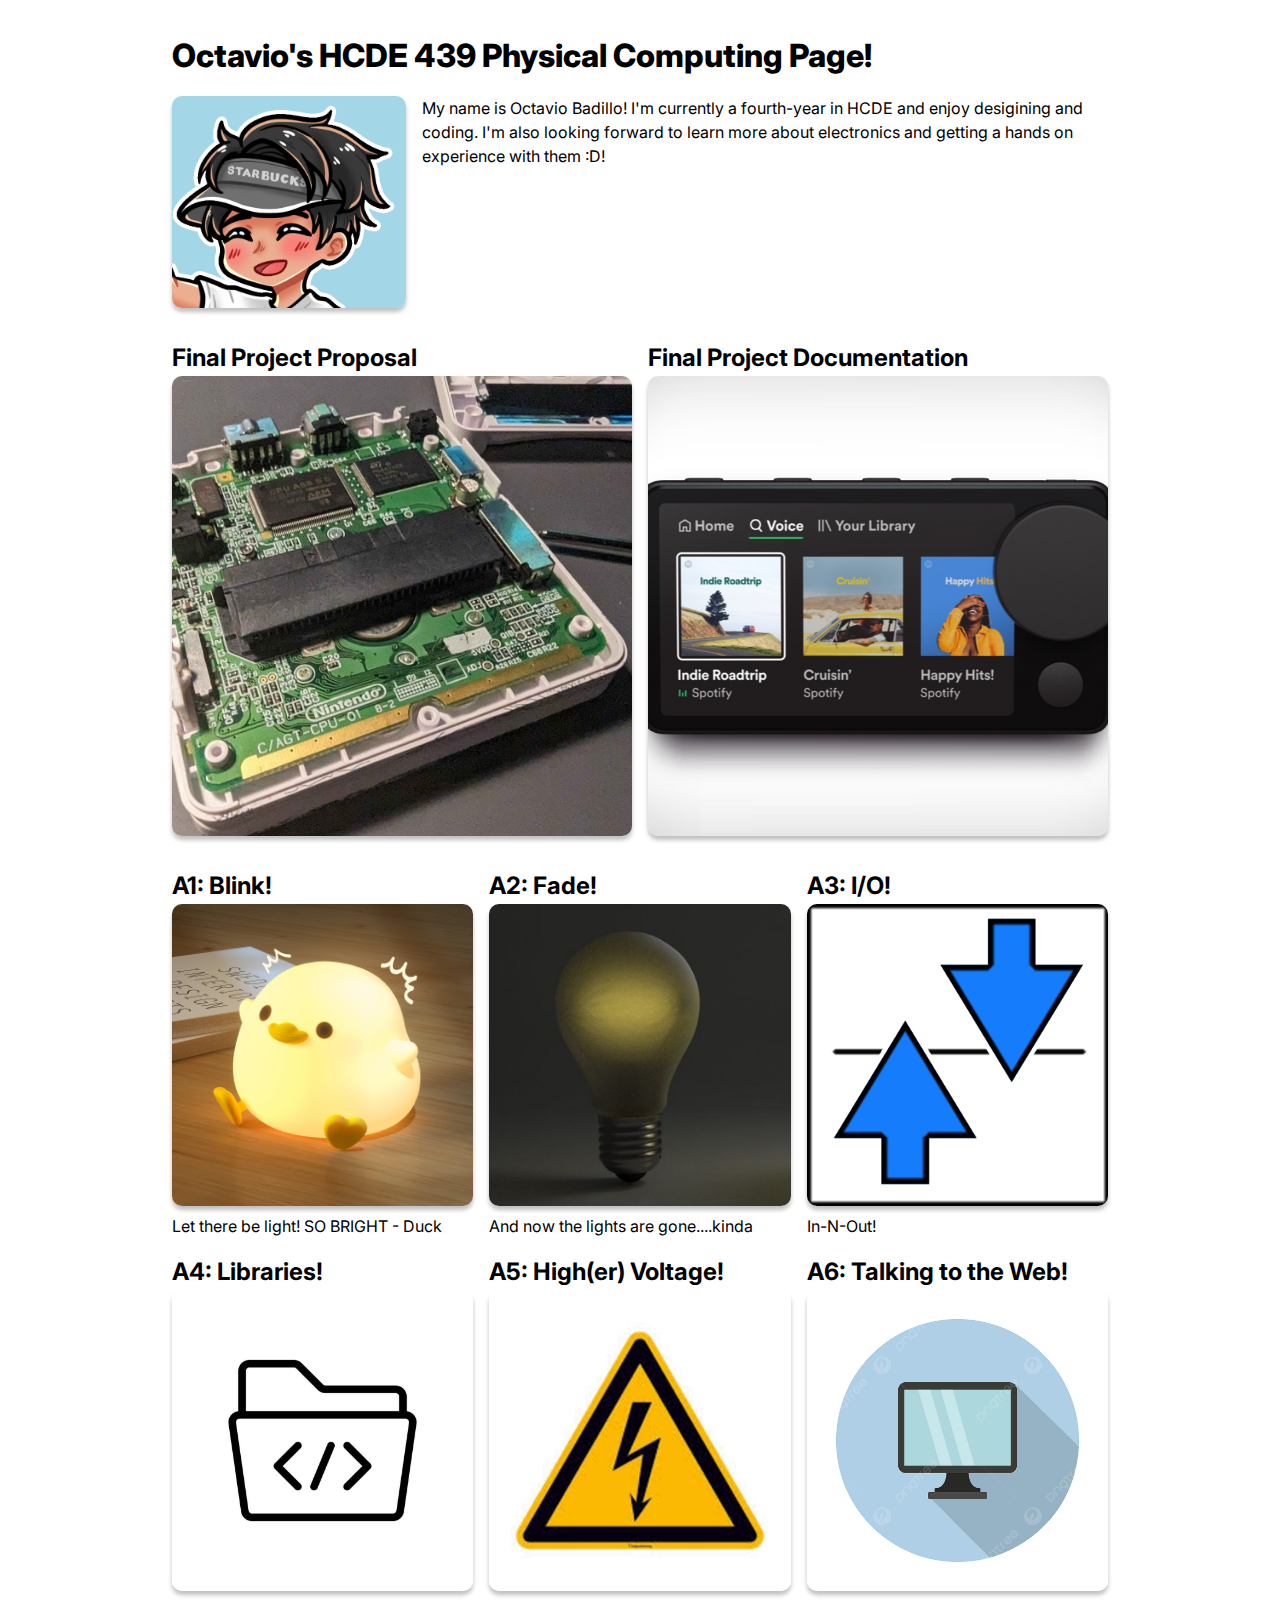
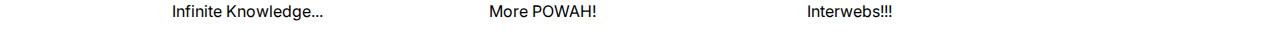
<file: index.html>
<!DOCTYPE html>
<html>
  <head>
    <meta charset="utf-8" />
    <meta name="viewport" content="width=device-width, maximum-scale=1.0" />

    <title>Octavio's HCDE 439 Physical Computing Page!</title>

    <link href="style.css" rel="stylesheet" />
  </head>
  <body>
    <h1>Octavio's HCDE 439 Physical Computing Page!</h1>

    <div class="header">
      <img src="imgs/pfp.png" />
      <p>
        My name is Octavio Badillo! I'm currently a fourth-year in HCDE and enjoy desigining
        and coding. I'm also looking forward to learn more about electronics and getting a hands on experience
        with them :D!
      </p>
    </div>

    <div class="final">
      <div class="assignment">
        <a href="proposal.html">
          <h2>Final Project Proposal</h2>
          <img src="imgs/Final/ProposalCover.jpg" />
        </a>
      </div>

      <div class="assignment">
        <a href="final.html">
          <h2>Final Project Documentation</h2>
          <img src="imgs/Final/carthing.jpg" />
        </a>
      </div>
    </div>

    <div class="grid">
      <div class="assignment">
        <a href="a1.html">
          <h2>A1: Blink!</h2>
          <img src="imgs/A1/BlinkCover.jpg" />
          <p>Let there be light! SO BRIGHT - Duck</p>
        </a>
      </div>

      <div class="assignment">
        <a href="a2.html">
          <h2>A2: Fade!</h2>
          <img src="imgs/A2/FadeCover.png" />
          <p>And now the lights are gone....kinda</p>
        </a>
      </div>

      <div class="assignment">
        <a href="a3.html">
          <h2>A3: I/O!</h2>
          <img src="imgs/A3/IOCover.png" />
          <p>In-N-Out!</p>
        </a>
      </div>

      <div class="assignment">
        <a href="a4.html">
          <h2>A4: Libraries!</h2>
          <img src="imgs/A4/LibrariesCover.jpg" />
          <p>Infinite Knowledge...</p>
        </a>
      </div>

      <div class="assignment">
        <a href="a5.html">
          <h2>A5: High(er) Voltage!</h2>
          <img src="imgs/A5/A5Cover.jpg" />
          <p>More POWAH!</p>
        </a>
      </div>

      <div class="assignment">
        <a href="a6.html">
          <h2>A6: Talking to the Web!</h2>
          <img src="imgs/A6/A6Cover.jpg" />
          <p>Interwebs!!!</p>
        </a>
      </div>

    </div>
  </body>
</html>
</file>
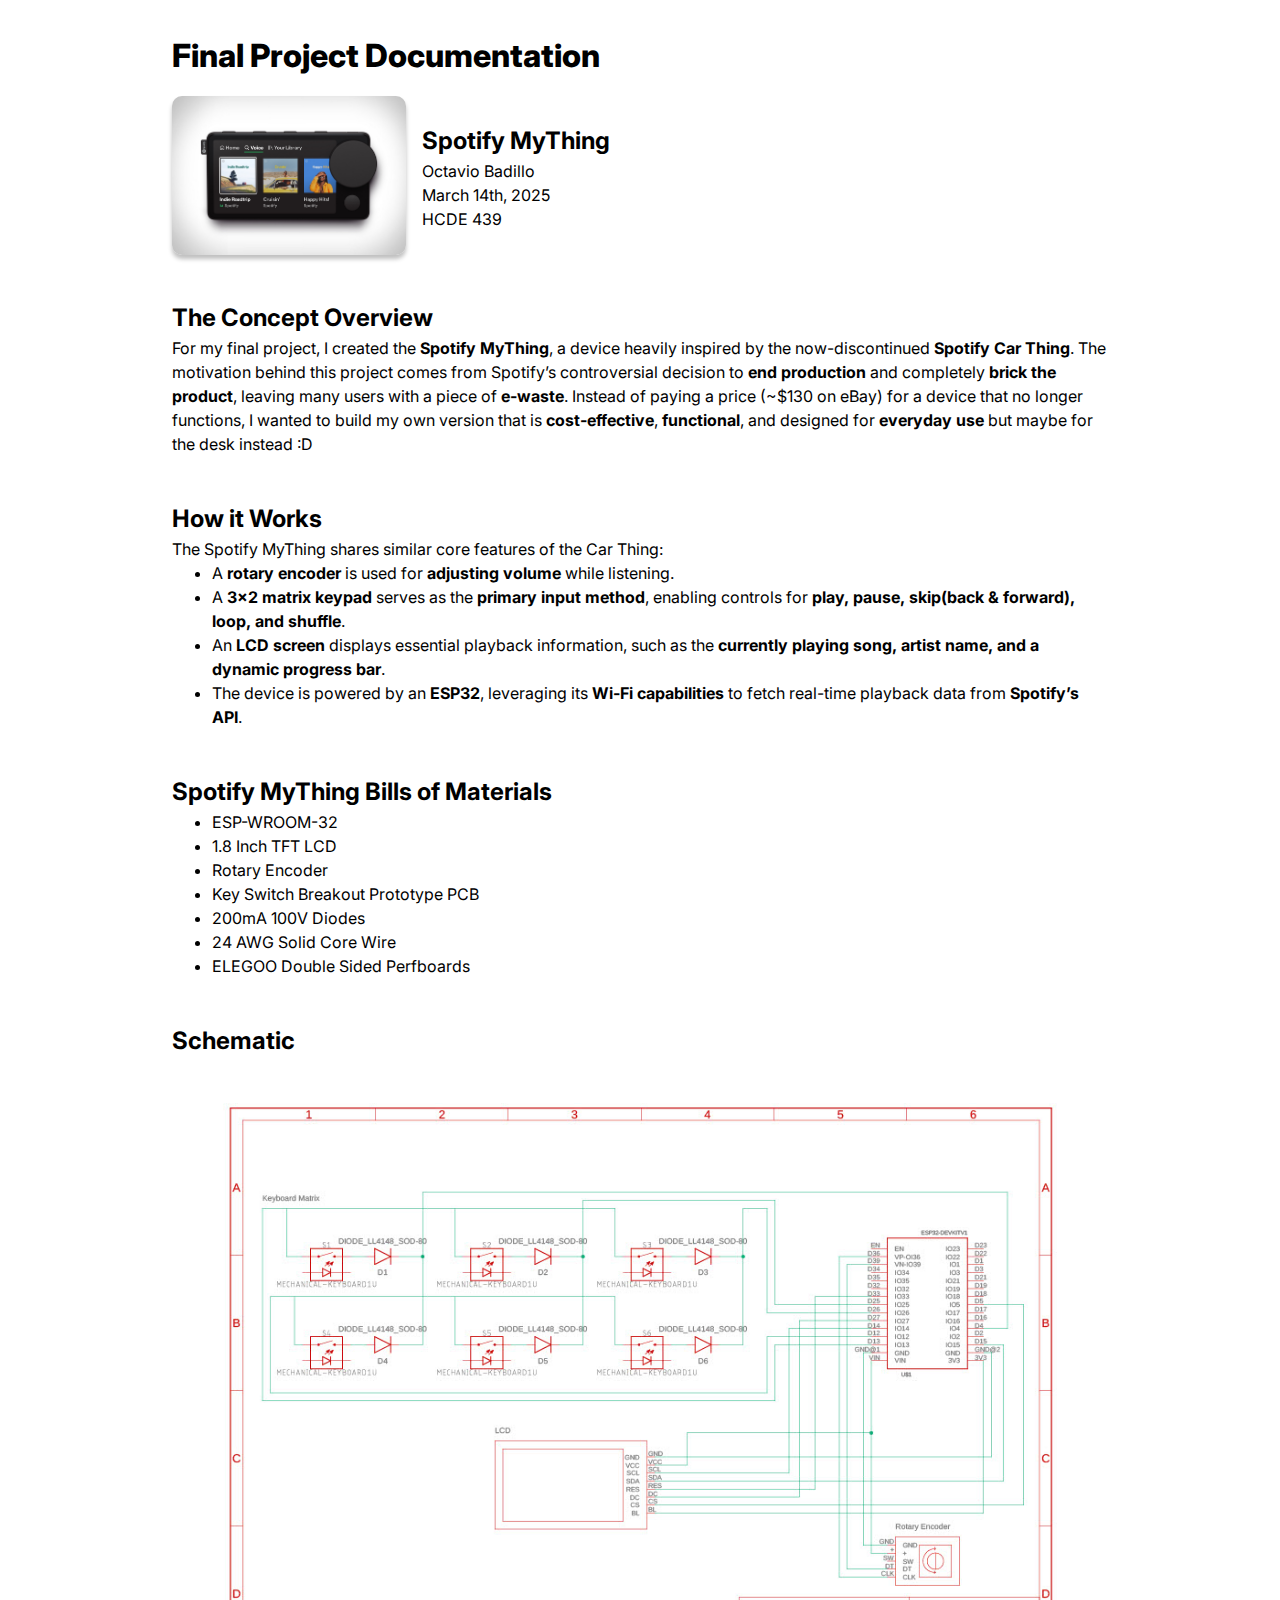
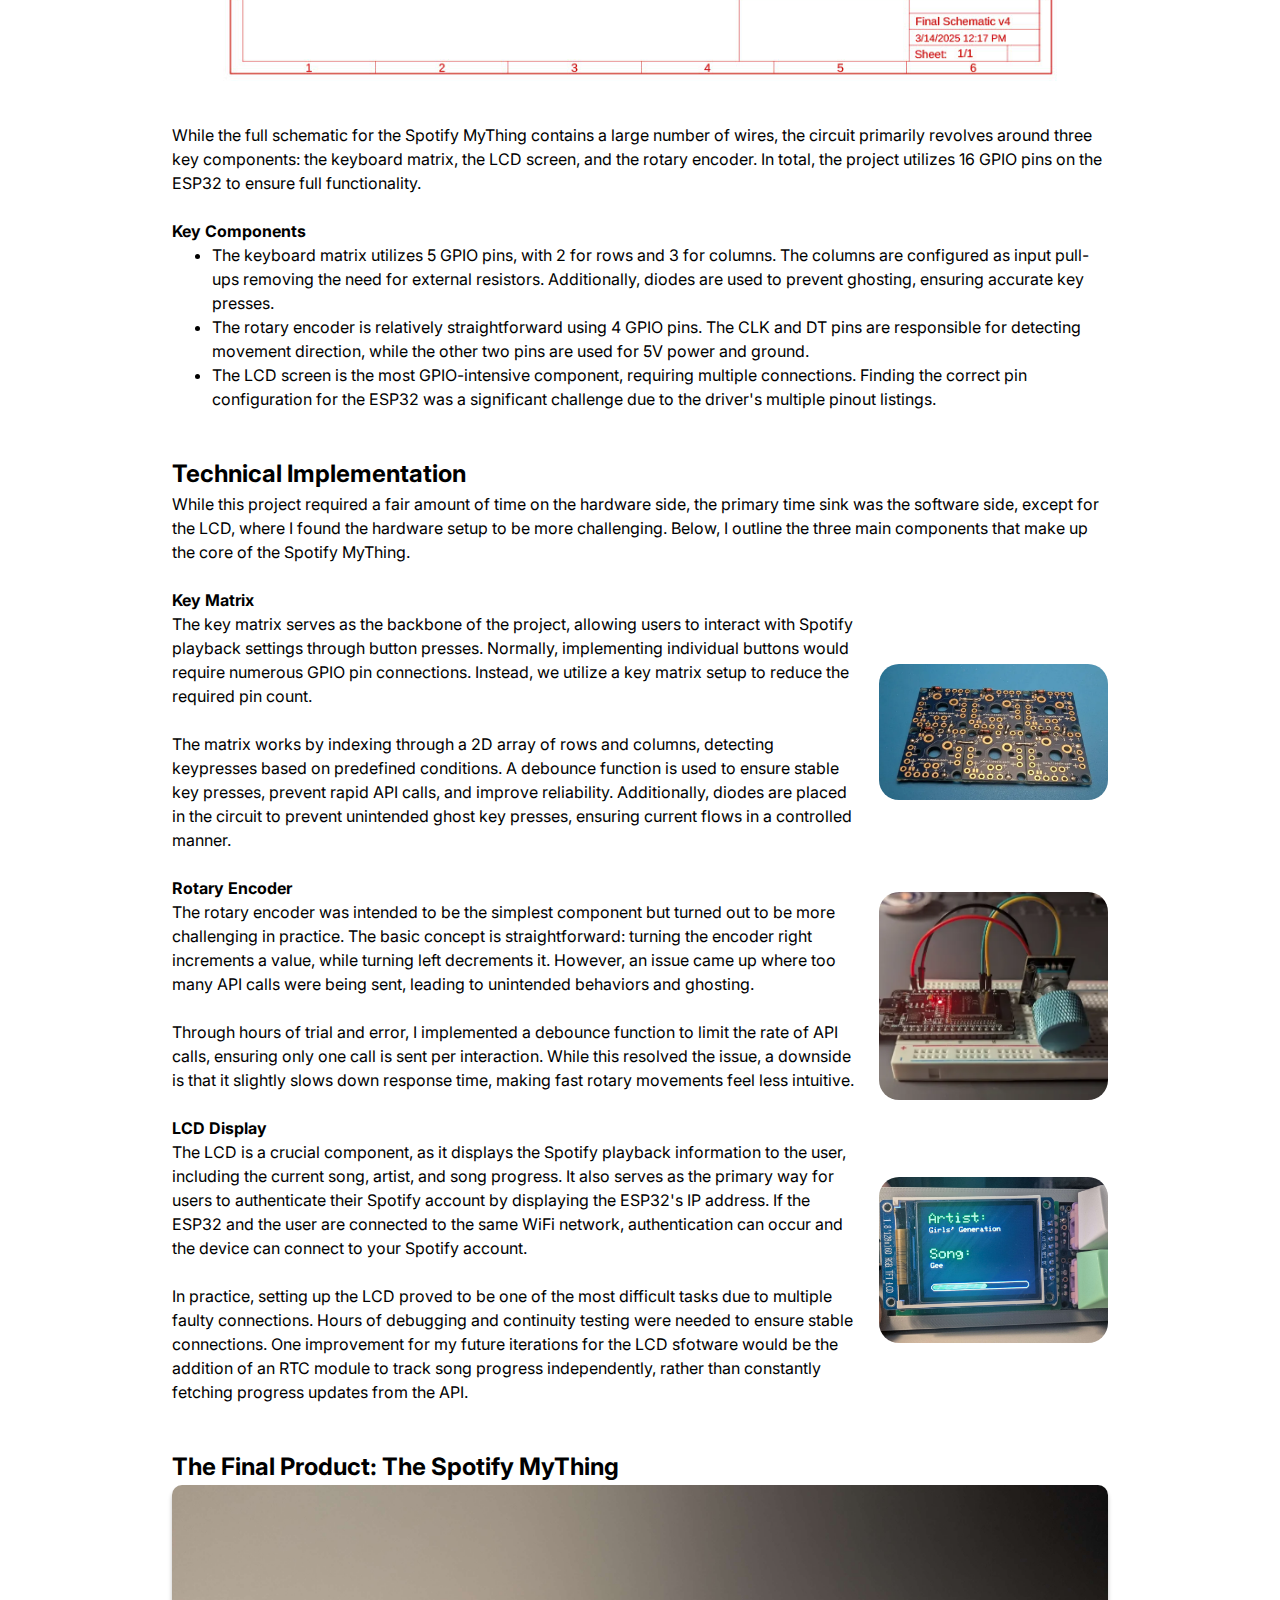
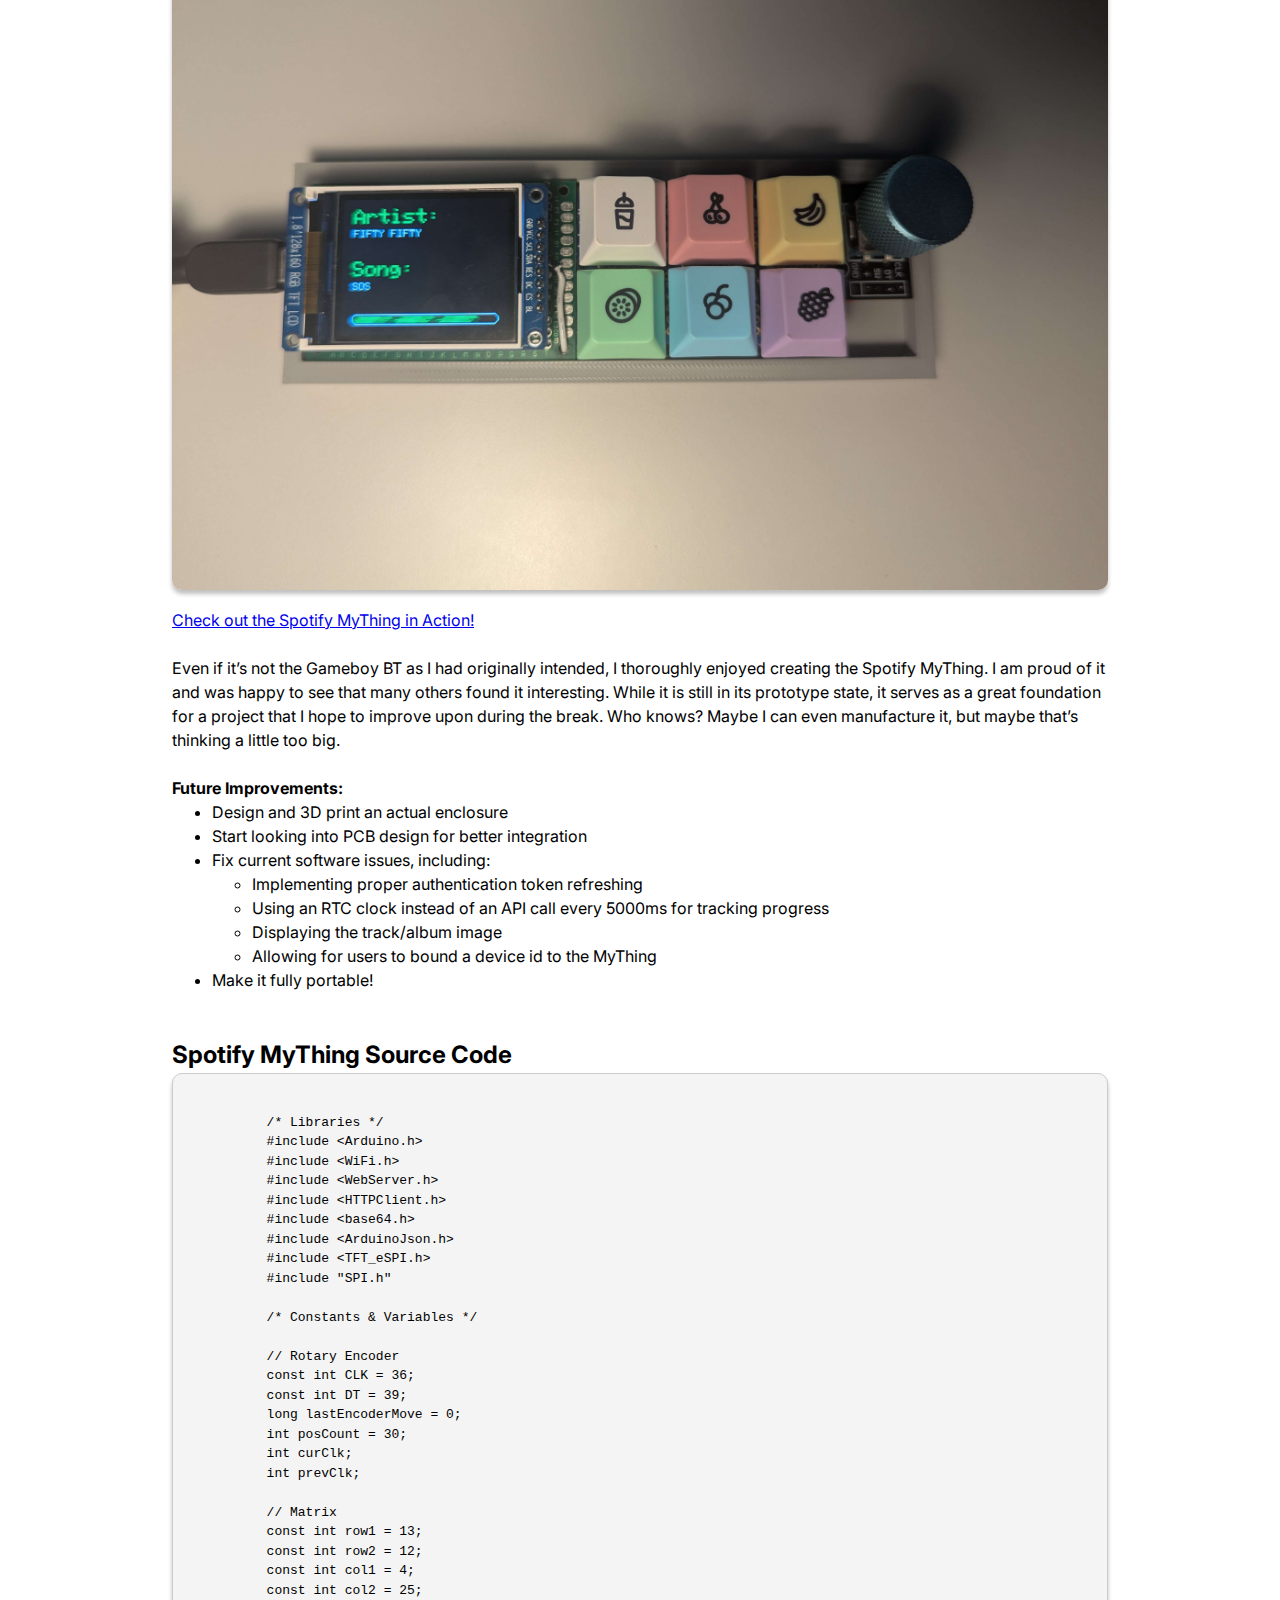
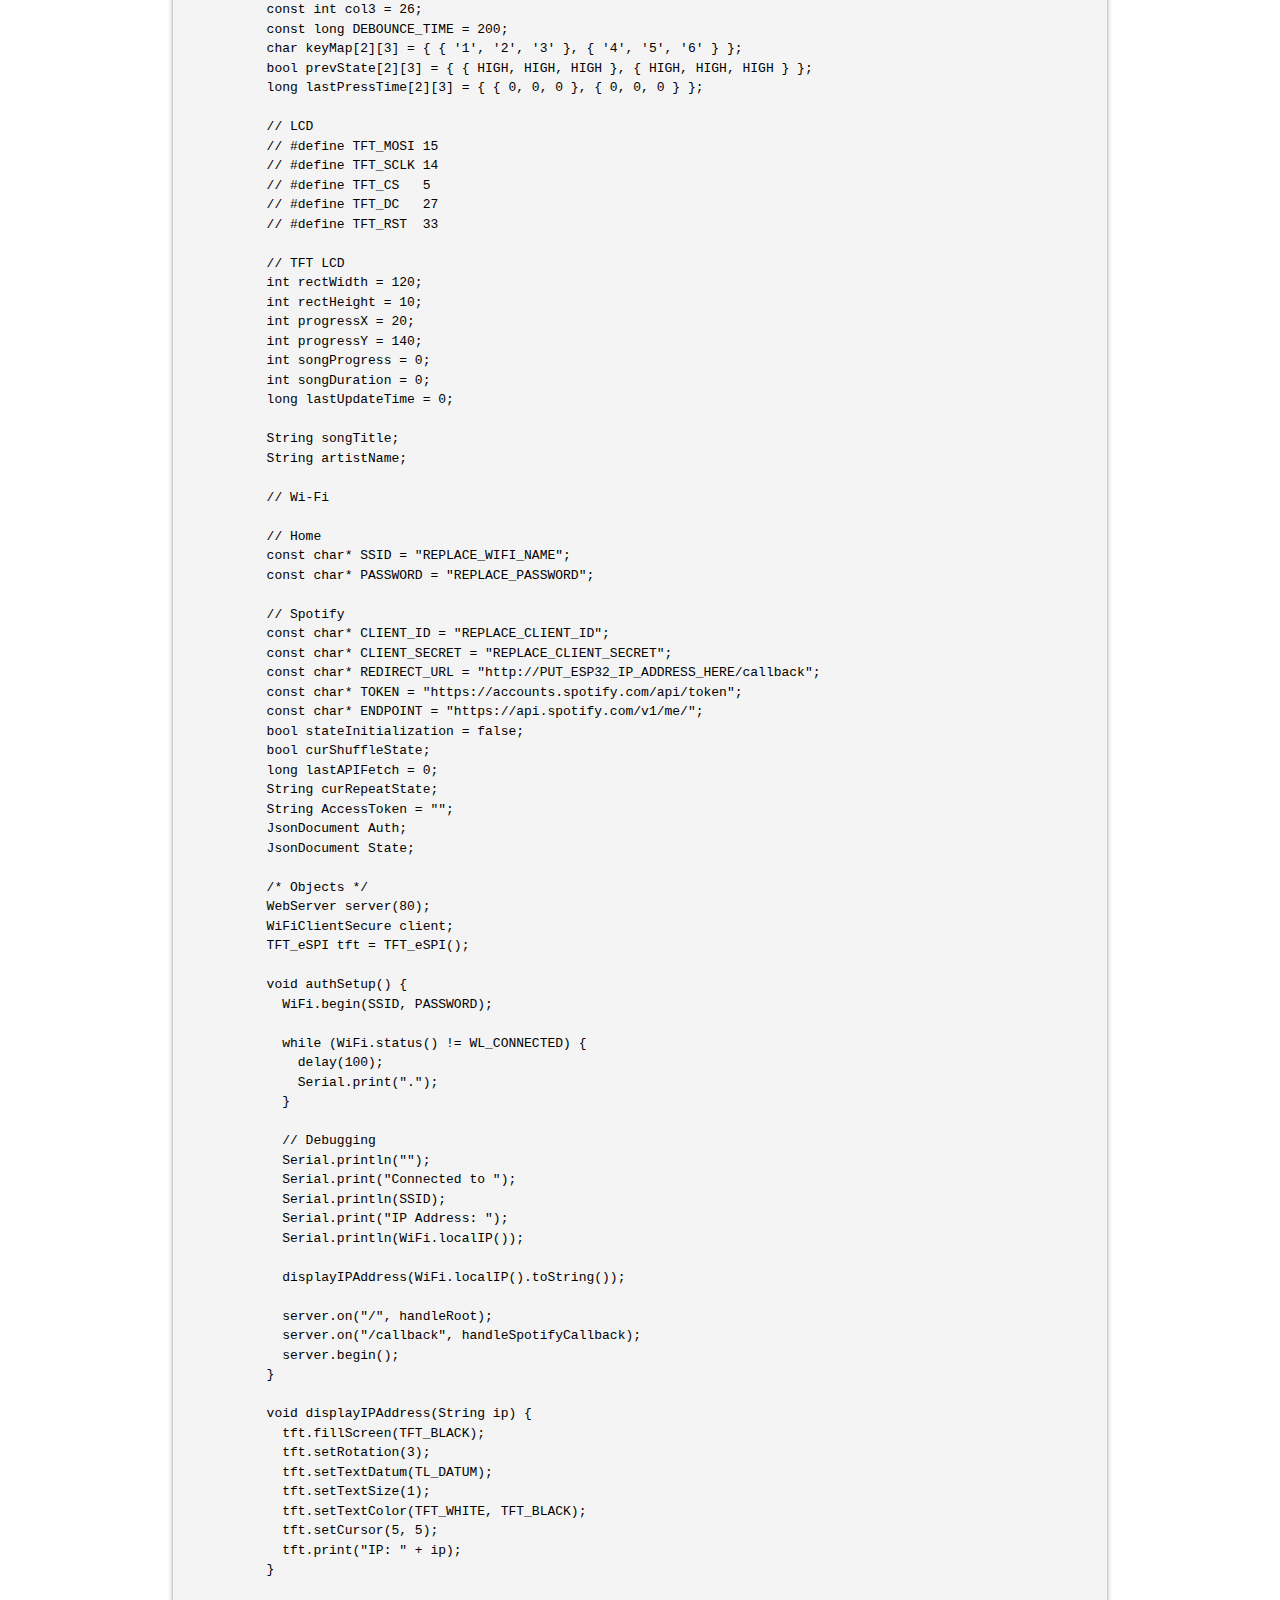
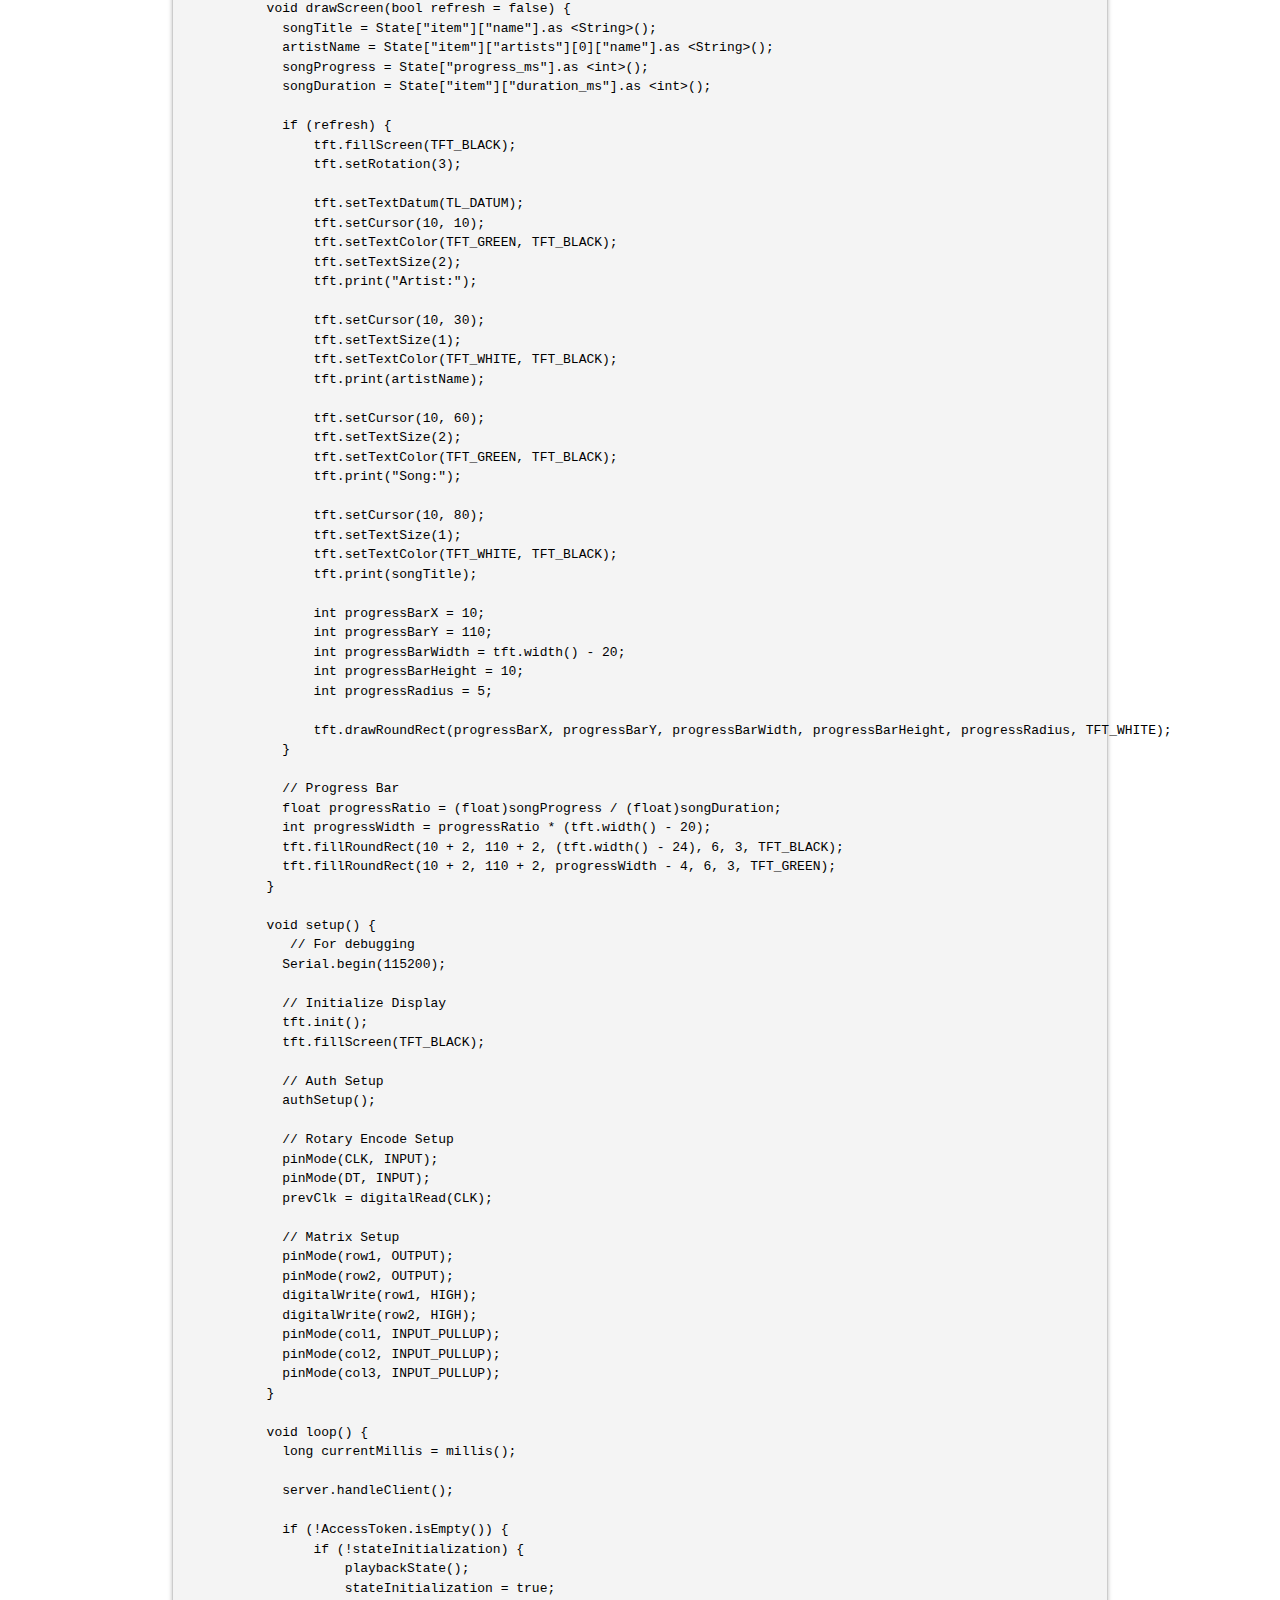
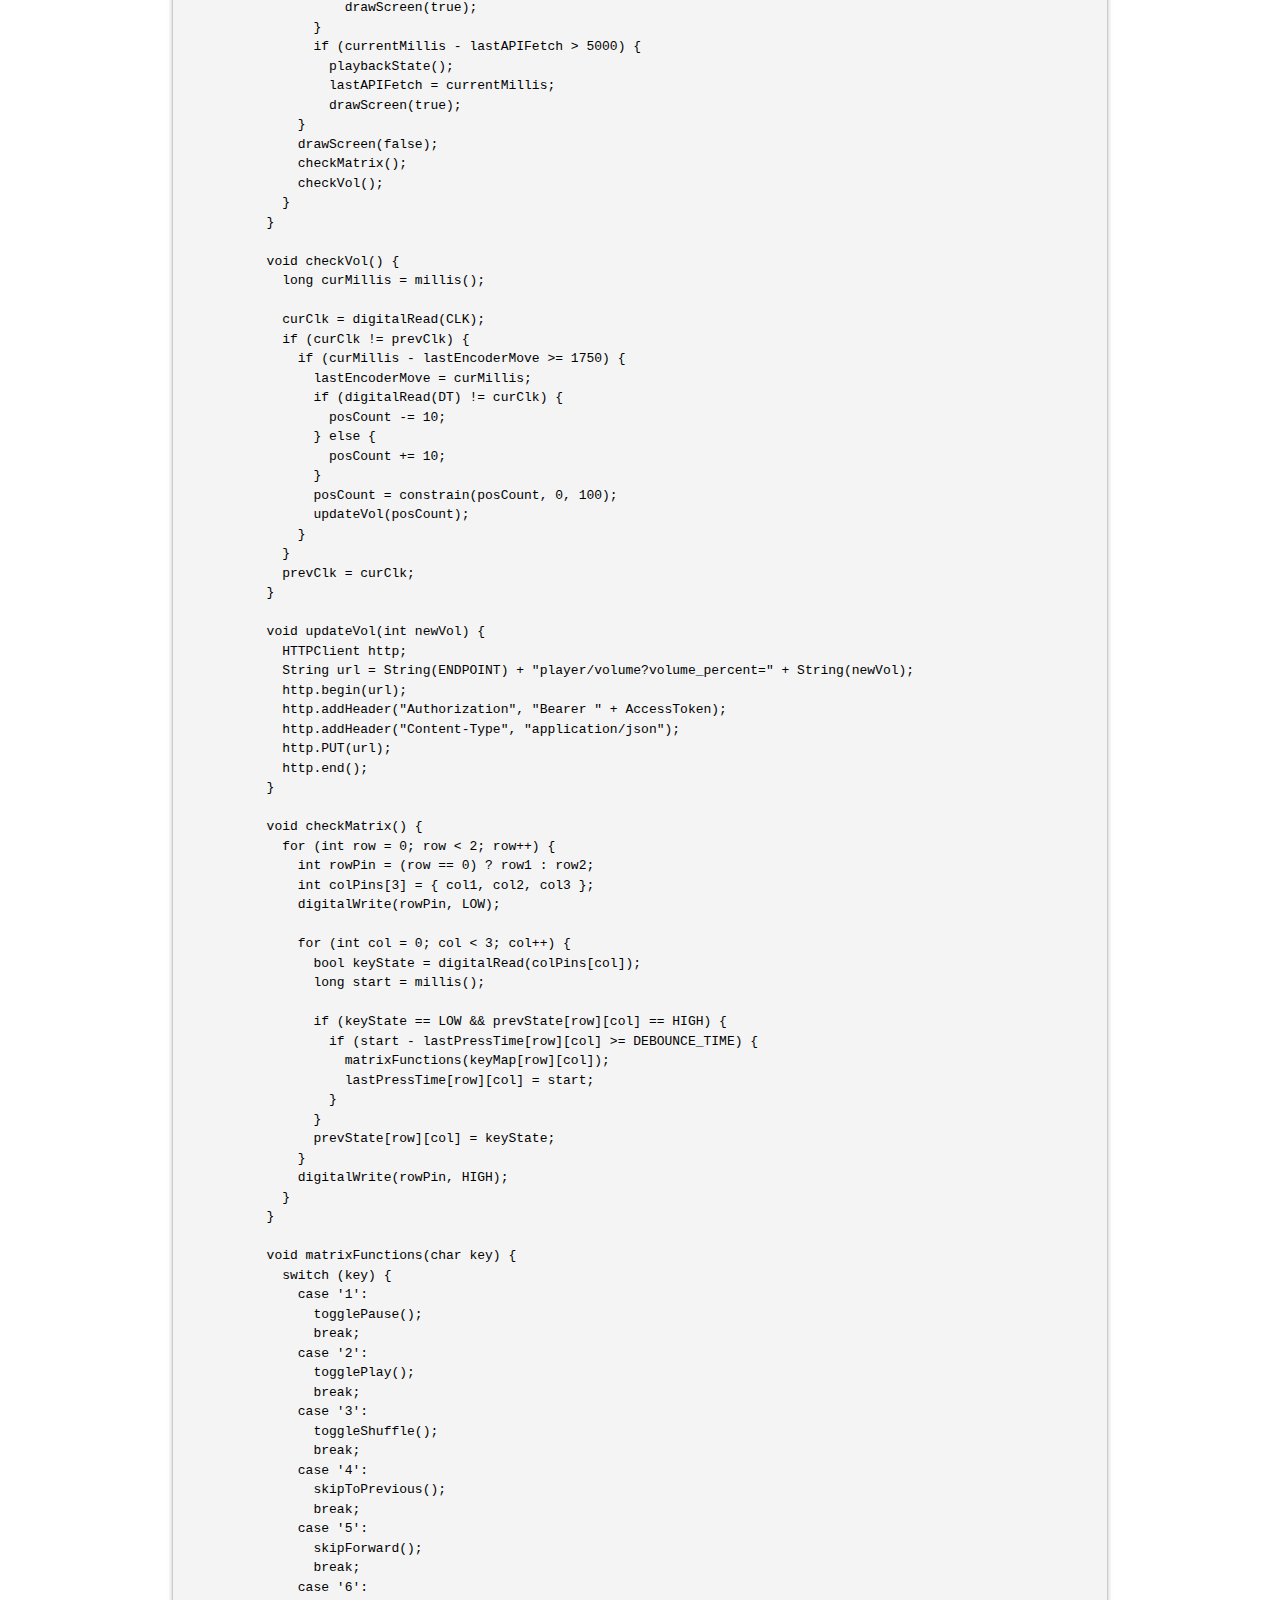
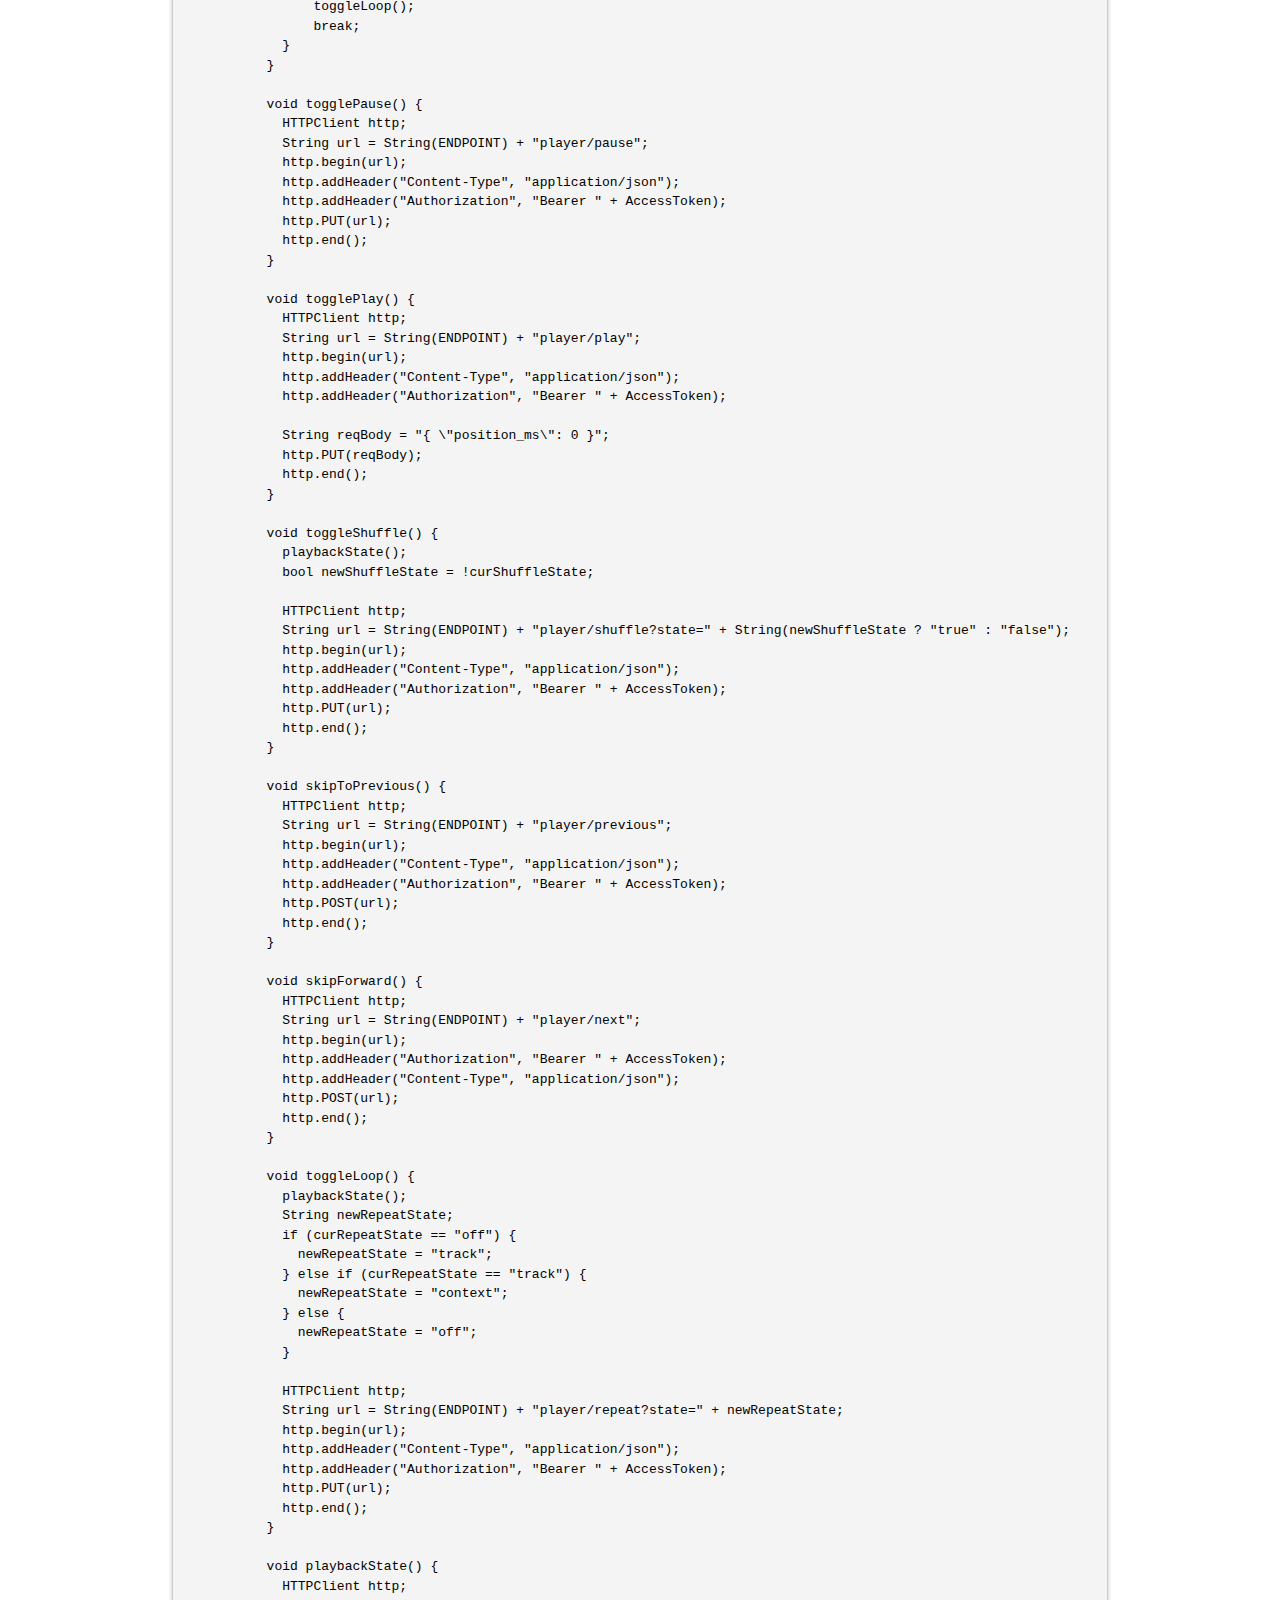
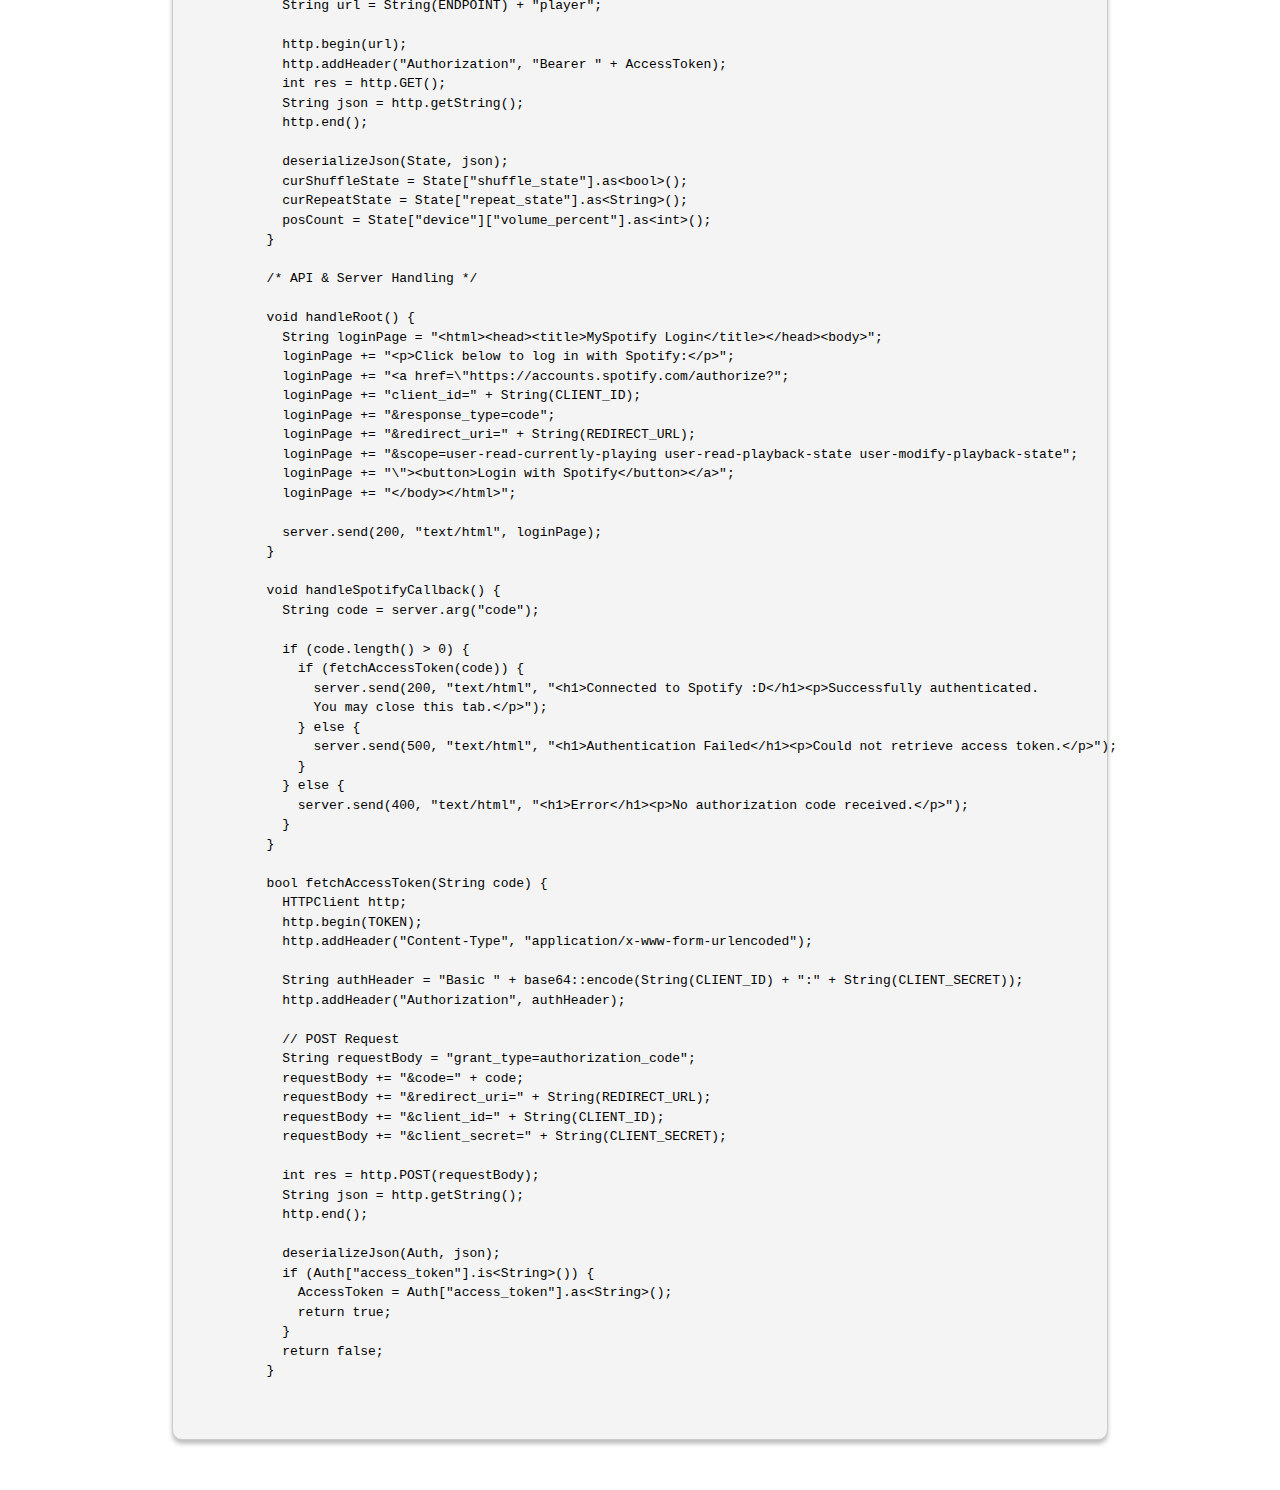
<file: final.html>
<!DOCTYPE html>
<html>
  <head>
    <meta charset="utf-8" />
    <meta name="viewport" content="width=device-width, maximum-scale=1.0" />

    <title>Spotify MyThing</title>

    <link href="style.css" rel="stylesheet" type="text/css" />
  </head>
  <body>

    <h1>Final Project Documentation</h1>
    <div class="header">
      <img src="imgs/Final/carthing.jpg" />
      <div>
        <H3>Spotify MyThing</H3>
        <p>Octavio Badillo</p>
        <p>March 14th, 2025</p>
        <p>HCDE 439</p><br>
      </div>
    </div>

    <div class="container">

      <div>
        <section>
          <h3>
            The Concept Overview
          </h4>
          <article>
            For my final project, I created the <strong>Spotify MyThing</strong>, a device heavily inspired by the now-discontinued
            <strong>Spotify Car Thing</strong>. The motivation behind this project comes from Spotify’s controversial decision
            to <strong>end production</strong> and completely <strong>brick the product</strong>, leaving many users with a
            piece of <strong>e-waste</strong>. Instead of paying a price (~$130 on eBay) for a device that no longer
            functions, I wanted to build my own version that is <strong>cost-effective</strong>, <strong>functional</strong>,
            and designed for <strong>everyday use</strong> but maybe for the desk instead :D
          </article>
        </section>
      </div>

      <div>
        <section>
          <h3>
            How it Works
          </h4>
          <p>The Spotify MyThing shares similar core features of the Car Thing:</p>
          <ul>
            <li>A <strong>rotary encoder</strong> is used for <strong>adjusting volume</strong> while listening.</li>
            <li>A <strong>3x2 matrix keypad</strong> serves as the <strong>primary input method</strong>, enabling controls for <strong>play, pause, skip(back & forward), loop, and shuffle</strong>.</li>
            <li>An <strong>LCD screen</strong> displays essential playback information, such as the <strong>currently playing song, artist name, and a dynamic progress bar</strong>.</li>
            <li>The device is powered by an <strong>ESP32</strong>, leveraging its <strong>Wi-Fi capabilities</strong> to fetch real-time playback data from <strong>Spotify’s API</strong>.</li>
        </ul>
        </section>
      </div>

      <div>
        <section>
          <h3>
            Spotify MyThing Bills of Materials
          </h4>
          <ul>
            <li>ESP-WROOM-32</li>
            <li>1.8 Inch TFT LCD</li>
            <li>Rotary Encoder</li>
            <li>Key Switch Breakout Prototype PCB</li>
            <li>200mA 100V Diodes</li>
            <li>24 AWG Solid Core Wire</li>
            <li>ELEGOO Double Sided Perfboards</li>
          </ul>
        </section>
      </div>

      <div>
        <section>
          <h3>
            Schematic
          </h4>
          <img src="imgs/Final/schematic.jpg">
          <p>
            While the full schematic for the Spotify MyThing contains a large number of wires, the
            circuit primarily revolves around three key components: the keyboard matrix, the LCD screen,
            and the rotary encoder. In total, the project utilizes 16 GPIO pins on the ESP32 to ensure
            full functionality.
          </p>
          <br>
          <h4>Key Components</h2>
          <ul>
              <li>The keyboard matrix utilizes 5 GPIO pins, with 2 for rows and 3 for columns. The columns
                are configured as input pull-ups removing the need for external resistors. Additionally,
                diodes are used to prevent ghosting, ensuring accurate key presses.</li>

              <li>The rotary encoder is relatively straightforward using 4 GPIO pins. The CLK and DT pins are
                responsible for detecting movement direction, while the other two pins are used for 5V power and
                ground.</li>

              <li>The LCD screen is the most GPIO-intensive component, requiring multiple connections. Finding
                the correct pin configuration for the ESP32 was a significant challenge due to the driver's
                multiple pinout listings.</li>
          </ul>
        </section>
      </div>

      <div>
        <section>
          <h3>Technical Implementation</h3>
          <p>
            While this project required a fair amount of time on the hardware side, the primary time sink was the software side,
            except for the LCD, where I found the hardware setup to be more challenging. Below, I outline the three main
            components that make up the core of the Spotify MyThing.
          </p><br>

          <div class="sideText">
            <div>
              <h4>Key Matrix</h4>
              <article>
                The key matrix serves as the backbone of the project, allowing users to interact with Spotify playback settings
                through button presses. Normally, implementing individual buttons would require numerous GPIO pin connections.
                Instead, we utilize a key matrix setup to reduce the required pin count.
                <br><br>
                The matrix works by indexing through a 2D array of rows and columns, detecting keypresses based on predefined
                conditions. A debounce function is used to ensure stable key presses, prevent rapid API calls, and improve reliability.
                Additionally, diodes are placed in the circuit to prevent unintended ghost key presses, ensuring current flows in a
                controlled manner.
              </article><br>
            </div>
            <div>
              <img src="imgs/Final/Matrix.png">
            </div>
          </div>


          <div class="sideText">
            <div>
              <h4>Rotary Encoder</h4>
              <article>
                The rotary encoder was intended to be the simplest component but turned out to be more challenging in practice.
                The basic concept is straightforward: turning the encoder right increments a value, while turning left decrements it.
                However, an issue came up where too many API calls were being sent, leading to unintended behaviors and ghosting.
                <br><br>
                Through hours of trial and error, I implemented a debounce function to limit the rate of API calls, ensuring only one
                call is sent per interaction. While this resolved the issue, a downside is that it slightly slows down response time,
                making fast rotary movements feel less intuitive.
              </article><br>
            </div>
            <div>
              <img src="imgs/Final/RotaryEncoder.png">
            </div>
          </div>

          <div class="sideText">
            <div>
              <h4>LCD Display</h4>
              <article>
                The LCD is a crucial component, as it displays the Spotify playback information to the user, including the current song,
                artist, and song progress. It also serves as the primary way for users to authenticate their Spotify account by displaying
                the ESP32's IP address. If the ESP32 and the user are connected to the same WiFi network, authentication can occur and the
                device can connect to your Spotify account.
                <br><br>
                In practice, setting up the LCD proved to be one of the most difficult tasks due to multiple faulty connections.
                Hours of debugging and continuity testing were needed to ensure stable connections. One improvement for my future
                iterations for the LCD sfotware would be the addition of an RTC module to track song progress independently, rather than
                constantly fetching progress updates from the API.
              </article>
            </div>
            <div>
              <img src="imgs/Final/LCD.jpg">
            </div>
          </div>

        </section>
      </div>

      <div class="circuit">
        <section>
          <h3>
            The Final Product: The Spotify MyThing
          </h4>
          <img src="/imgs/Final/MyThing.jpg">
          <article>
            <a href="https://youtu.be/xVEF0GeGV7g">Check out the Spotify MyThing in Action!</a>
            <br><br>
            Even if it’s not the Gameboy BT as I had originally intended, I thoroughly enjoyed creating
            the Spotify MyThing. I am proud of it and was happy to see that many others found it interesting. While it is still in its
            prototype state, it serves as a great foundation for a project that I hope to improve upon during the break. Who knows? Maybe
            I can even manufacture it, but maybe that’s thinking a little too big.
            <br><br>
            <h4>Future Improvements:</h4>
            <ul>
                <li>Design and 3D print an actual enclosure</li>
                <li>Start looking into PCB design for better integration</li>
                <li>Fix current software issues, including:</li>
                <ul>
                    <li>Implementing proper authentication token refreshing</li>
                    <li>Using an RTC clock instead of an API call every 5000ms for tracking progress</li>
                    <li>Displaying the track/album image</li>
                    <li>Allowing for users to bound a device id to the MyThing</li>
                </ul>
                <li>Make it fully portable!</li>
            </ul>
          </article>
        </section>
      </div>

      <div class="code">
        <h3>Spotify MyThing Source Code</h3>
        <section>
          <pre>
            /* Libraries */
            #include &lt;Arduino.h&gt;
            #include &lt;WiFi.h&gt;
            #include &lt;WebServer.h&gt;
            #include &lt;HTTPClient.h&gt;
            #include &lt;base64.h&gt;
            #include &lt;ArduinoJson.h&gt;
            #include &lt;TFT_eSPI.h&gt;
            #include "SPI.h"

            /* Constants & Variables */

            // Rotary Encoder
            const int CLK = 36;
            const int DT = 39;
            long lastEncoderMove = 0;
            int posCount = 30;
            int curClk;
            int prevClk;

            // Matrix
            const int row1 = 13;
            const int row2 = 12;
            const int col1 = 4;
            const int col2 = 25;
            const int col3 = 26;
            const long DEBOUNCE_TIME = 200;
            char keyMap[2][3] = { { '1', '2', '3' }, { '4', '5', '6' } };
            bool prevState[2][3] = { { HIGH, HIGH, HIGH }, { HIGH, HIGH, HIGH } };
            long lastPressTime[2][3] = { { 0, 0, 0 }, { 0, 0, 0 } };

            // LCD
            // #define TFT_MOSI 15
            // #define TFT_SCLK 14
            // #define TFT_CS   5
            // #define TFT_DC   27
            // #define TFT_RST  33

            // TFT LCD
            int rectWidth = 120;
            int rectHeight = 10;
            int progressX = 20;
            int progressY = 140;
            int songProgress = 0;
            int songDuration = 0;
            long lastUpdateTime = 0;

            String songTitle;
            String artistName;

            // Wi-Fi

            // Home
            const char* SSID = "REPLACE_WIFI_NAME";
            const char* PASSWORD = "REPLACE_PASSWORD";

            // Spotify
            const char* CLIENT_ID = "REPLACE_CLIENT_ID";
            const char* CLIENT_SECRET = "REPLACE_CLIENT_SECRET";
            const char* REDIRECT_URL = "http://PUT_ESP32_IP_ADDRESS_HERE/callback";
            const char* TOKEN = "https://accounts.spotify.com/api/token";
            const char* ENDPOINT = "https://api.spotify.com/v1/me/";
            bool stateInitialization = false;
            bool curShuffleState;
            long lastAPIFetch = 0;
            String curRepeatState;
            String AccessToken = "";
            JsonDocument Auth;
            JsonDocument State;

            /* Objects */
            WebServer server(80);
            WiFiClientSecure client;
            TFT_eSPI tft = TFT_eSPI();

            void authSetup() {
              WiFi.begin(SSID, PASSWORD);

              while (WiFi.status() != WL_CONNECTED) {
                delay(100);
                Serial.print(".");
              }

              // Debugging
              Serial.println("");
              Serial.print("Connected to ");
              Serial.println(SSID);
              Serial.print("IP Address: ");
              Serial.println(WiFi.localIP());

              displayIPAddress(WiFi.localIP().toString());

              server.on("/", handleRoot);
              server.on("/callback", handleSpotifyCallback);
              server.begin();
            }

            void displayIPAddress(String ip) {
              tft.fillScreen(TFT_BLACK);
              tft.setRotation(3);
              tft.setTextDatum(TL_DATUM);
              tft.setTextSize(1);
              tft.setTextColor(TFT_WHITE, TFT_BLACK);
              tft.setCursor(5, 5);
              tft.print("IP: " + ip);
            }

            void drawScreen(bool refresh = false) {
              songTitle = State["item"]["name"].as &lt;String&gt;();
              artistName = State["item"]["artists"][0]["name"].as &lt;String&gt;();
              songProgress = State["progress_ms"].as &lt;int&gt;();
              songDuration = State["item"]["duration_ms"].as &lt;int&gt;();

              if (refresh) {
                  tft.fillScreen(TFT_BLACK);
                  tft.setRotation(3);

                  tft.setTextDatum(TL_DATUM);
                  tft.setCursor(10, 10);
                  tft.setTextColor(TFT_GREEN, TFT_BLACK);
                  tft.setTextSize(2);
                  tft.print("Artist:");

                  tft.setCursor(10, 30);
                  tft.setTextSize(1);
                  tft.setTextColor(TFT_WHITE, TFT_BLACK);
                  tft.print(artistName);

                  tft.setCursor(10, 60);
                  tft.setTextSize(2);
                  tft.setTextColor(TFT_GREEN, TFT_BLACK);
                  tft.print("Song:");

                  tft.setCursor(10, 80);
                  tft.setTextSize(1);
                  tft.setTextColor(TFT_WHITE, TFT_BLACK);
                  tft.print(songTitle);

                  int progressBarX = 10;
                  int progressBarY = 110;
                  int progressBarWidth = tft.width() - 20;
                  int progressBarHeight = 10;
                  int progressRadius = 5;

                  tft.drawRoundRect(progressBarX, progressBarY, progressBarWidth, progressBarHeight, progressRadius, TFT_WHITE);
              }

              // Progress Bar
              float progressRatio = (float)songProgress / (float)songDuration;
              int progressWidth = progressRatio * (tft.width() - 20);
              tft.fillRoundRect(10 + 2, 110 + 2, (tft.width() - 24), 6, 3, TFT_BLACK);
              tft.fillRoundRect(10 + 2, 110 + 2, progressWidth - 4, 6, 3, TFT_GREEN);
            }

            void setup() {
               // For debugging
              Serial.begin(115200);

              // Initialize Display
              tft.init();
              tft.fillScreen(TFT_BLACK);

              // Auth Setup
              authSetup();

              // Rotary Encode Setup
              pinMode(CLK, INPUT);
              pinMode(DT, INPUT);
              prevClk = digitalRead(CLK);

              // Matrix Setup
              pinMode(row1, OUTPUT);
              pinMode(row2, OUTPUT);
              digitalWrite(row1, HIGH);
              digitalWrite(row2, HIGH);
              pinMode(col1, INPUT_PULLUP);
              pinMode(col2, INPUT_PULLUP);
              pinMode(col3, INPUT_PULLUP);
            }

            void loop() {
              long currentMillis = millis();

              server.handleClient();

              if (!AccessToken.isEmpty()) {
                  if (!stateInitialization) {
                      playbackState();
                      stateInitialization = true;
                      drawScreen(true);
                  }
                  if (currentMillis - lastAPIFetch > 5000) {
                    playbackState();
                    lastAPIFetch = currentMillis;
                    drawScreen(true);
                }
                drawScreen(false);
                checkMatrix();
                checkVol();
              }
            }

            void checkVol() {
              long curMillis = millis();

              curClk = digitalRead(CLK);
              if (curClk != prevClk) {
                if (curMillis - lastEncoderMove >= 1750) {
                  lastEncoderMove = curMillis;
                  if (digitalRead(DT) != curClk) {
                    posCount -= 10;
                  } else {
                    posCount += 10;
                  }
                  posCount = constrain(posCount, 0, 100);
                  updateVol(posCount);
                }
              }
              prevClk = curClk;
            }

            void updateVol(int newVol) {
              HTTPClient http;
              String url = String(ENDPOINT) + "player/volume?volume_percent=" + String(newVol);
              http.begin(url);
              http.addHeader("Authorization", "Bearer " + AccessToken);
              http.addHeader("Content-Type", "application/json");
              http.PUT(url);
              http.end();
            }

            void checkMatrix() {
              for (int row = 0; row < 2; row++) {
                int rowPin = (row == 0) ? row1 : row2;
                int colPins[3] = { col1, col2, col3 };
                digitalWrite(rowPin, LOW);

                for (int col = 0; col < 3; col++) {
                  bool keyState = digitalRead(colPins[col]);
                  long start = millis();

                  if (keyState == LOW && prevState[row][col] == HIGH) {
                    if (start - lastPressTime[row][col] >= DEBOUNCE_TIME) {
                      matrixFunctions(keyMap[row][col]);
                      lastPressTime[row][col] = start;
                    }
                  }
                  prevState[row][col] = keyState;
                }
                digitalWrite(rowPin, HIGH);
              }
            }

            void matrixFunctions(char key) {
              switch (key) {
                case '1':
                  togglePause();
                  break;
                case '2':
                  togglePlay();
                  break;
                case '3':
                  toggleShuffle();
                  break;
                case '4':
                  skipToPrevious();
                  break;
                case '5':
                  skipForward();
                  break;
                case '6':
                  toggleLoop();
                  break;
              }
            }

            void togglePause() {
              HTTPClient http;
              String url = String(ENDPOINT) + "player/pause";
              http.begin(url);
              http.addHeader("Content-Type", "application/json");
              http.addHeader("Authorization", "Bearer " + AccessToken);
              http.PUT(url);
              http.end();
            }

            void togglePlay() {
              HTTPClient http;
              String url = String(ENDPOINT) + "player/play";
              http.begin(url);
              http.addHeader("Content-Type", "application/json");
              http.addHeader("Authorization", "Bearer " + AccessToken);

              String reqBody = "{ \"position_ms\": 0 }";
              http.PUT(reqBody);
              http.end();
            }

            void toggleShuffle() {
              playbackState();
              bool newShuffleState = !curShuffleState;

              HTTPClient http;
              String url = String(ENDPOINT) + "player/shuffle?state=" + String(newShuffleState ? "true" : "false");
              http.begin(url);
              http.addHeader("Content-Type", "application/json");
              http.addHeader("Authorization", "Bearer " + AccessToken);
              http.PUT(url);
              http.end();
            }

            void skipToPrevious() {
              HTTPClient http;
              String url = String(ENDPOINT) + "player/previous";
              http.begin(url);
              http.addHeader("Content-Type", "application/json");
              http.addHeader("Authorization", "Bearer " + AccessToken);
              http.POST(url);
              http.end();
            }

            void skipForward() {
              HTTPClient http;
              String url = String(ENDPOINT) + "player/next";
              http.begin(url);
              http.addHeader("Authorization", "Bearer " + AccessToken);
              http.addHeader("Content-Type", "application/json");
              http.POST(url);
              http.end();
            }

            void toggleLoop() {
              playbackState();
              String newRepeatState;
              if (curRepeatState == "off") {
                newRepeatState = "track";
              } else if (curRepeatState == "track") {
                newRepeatState = "context";
              } else {
                newRepeatState = "off";
              }

              HTTPClient http;
              String url = String(ENDPOINT) + "player/repeat?state=" + newRepeatState;
              http.begin(url);
              http.addHeader("Content-Type", "application/json");
              http.addHeader("Authorization", "Bearer " + AccessToken);
              http.PUT(url);
              http.end();
            }

            void playbackState() {
              HTTPClient http;
              String url = String(ENDPOINT) + "player";

              http.begin(url);
              http.addHeader("Authorization", "Bearer " + AccessToken);
              int res = http.GET();
              String json = http.getString();
              http.end();

              deserializeJson(State, json);
              curShuffleState = State["shuffle_state"].as&lt;bool&gt;();
              curRepeatState = State["repeat_state"].as&lt;String&gt;();
              posCount = State["device"]["volume_percent"].as&lt;int&gt;();
            }

            /* API & Server Handling */

            void handleRoot() {
              String loginPage = "&lt;html&gt;&lt;head&gt;&lt;title&gt;MySpotify Login&lt;/title&gt;&lt;/head&gt;&lt;body&gt;";
              loginPage += "&lt;p&gt;Click below to log in with Spotify:&lt;/p&gt;";
              loginPage += "&lt;a href=\"https://accounts.spotify.com/authorize?";
              loginPage += "client_id=" + String(CLIENT_ID);
              loginPage += "&response_type=code";
              loginPage += "&redirect_uri=" + String(REDIRECT_URL);
              loginPage += "&scope=user-read-currently-playing user-read-playback-state user-modify-playback-state";
              loginPage += "\"&gt;&lt;button&gt;Login with Spotify&lt;/button&gt;&lt;/a&gt;";
              loginPage += "&lt;/body&gt;&lt;/html&gt;";

              server.send(200, "text/html", loginPage);
            }

            void handleSpotifyCallback() {
              String code = server.arg("code");

              if (code.length() > 0) {
                if (fetchAccessToken(code)) {
                  server.send(200, "text/html", "&lt;h1&gt;Connected to Spotify :D&lt;/h1&gt;&lt;p&gt;Successfully authenticated.
                  You may close this tab.&lt;/p&gt;");
                } else {
                  server.send(500, "text/html", "&lt;h1&gt;Authentication Failed&lt;/h1&gt;&lt;p&gt;Could not retrieve access token.&lt;/p&gt;");
                }
              } else {
                server.send(400, "text/html", "&lt;h1&gt;Error&lt;/h1&gt;&lt;p&gt;No authorization code received.&lt;/p&gt;");
              }
            }

            bool fetchAccessToken(String code) {
              HTTPClient http;
              http.begin(TOKEN);
              http.addHeader("Content-Type", "application/x-www-form-urlencoded");

              String authHeader = "Basic " + base64::encode(String(CLIENT_ID) + ":" + String(CLIENT_SECRET));
              http.addHeader("Authorization", authHeader);

              // POST Request
              String requestBody = "grant_type=authorization_code";
              requestBody += "&code=" + code;
              requestBody += "&redirect_uri=" + String(REDIRECT_URL);
              requestBody += "&client_id=" + String(CLIENT_ID);
              requestBody += "&client_secret=" + String(CLIENT_SECRET);

              int res = http.POST(requestBody);
              String json = http.getString();
              http.end();

              deserializeJson(Auth, json);
              if (Auth["access_token"].is&lt;String&gt;()) {
                AccessToken = Auth["access_token"].as&lt;String&gt;();
                return true;
              }
              return false;
            }
          </pre>
        </section>
      </div>
    </div>

  </body>
</html>
</file>
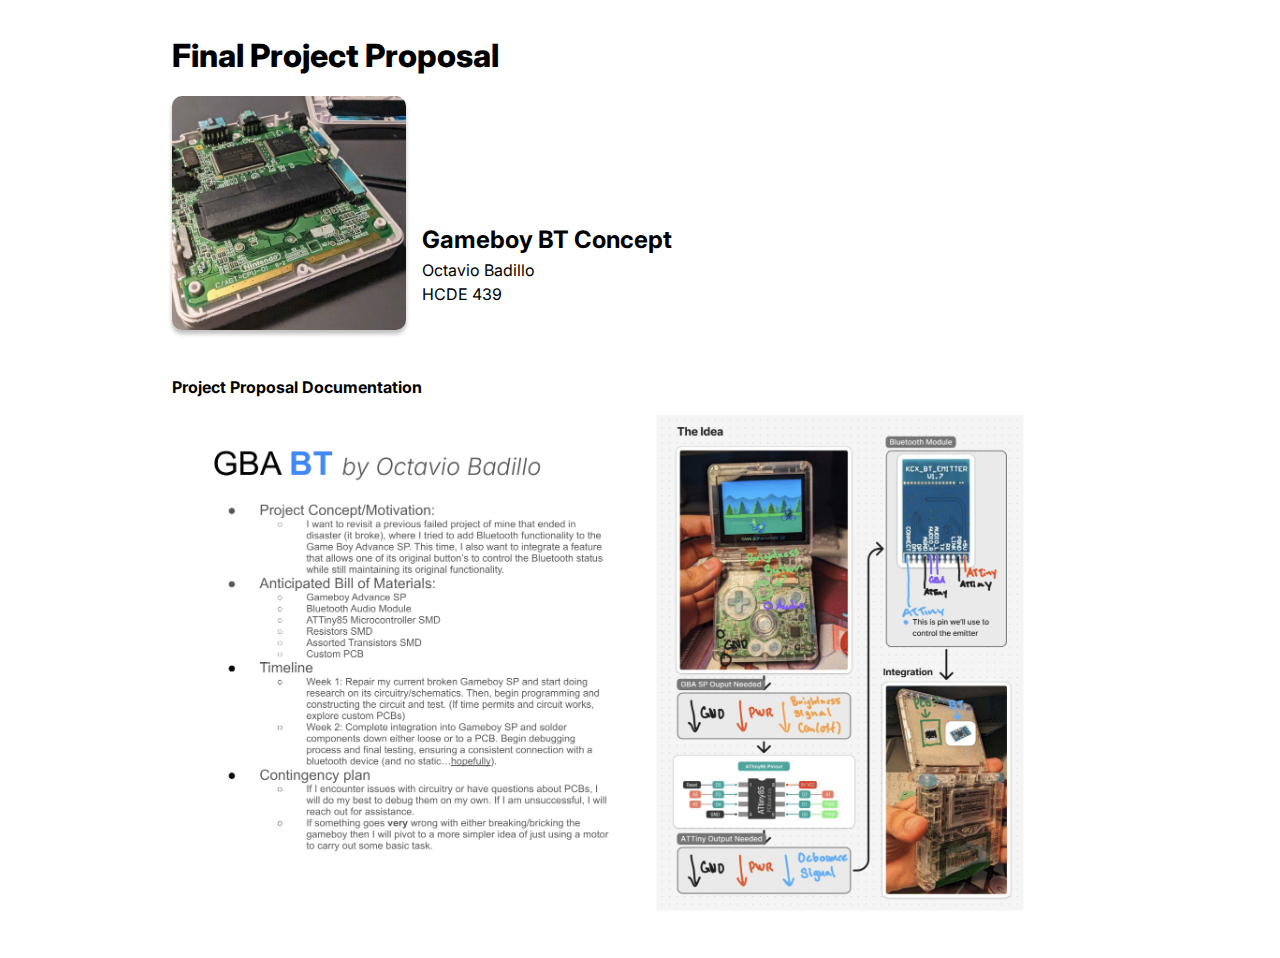
<file: proposal.html>
<!DOCTYPE html>
<html>
  <head>
    <meta charset="utf-8" />
    <meta name="viewport" content="width=device-width, maximum-scale=1.0" />

    <title>Final Project Proposal</title>

    <link href="style.css" rel="stylesheet" type="text/css" />
  </head>
  <body>

    <h1>Final Project Proposal</h1>
    <div class="header">
      <img src="imgs/Final/ProposalCover.jpg" />
      <div>
        <H3>Gameboy BT Concept</H3>
        <p>Octavio Badillo</p>
        <p>HCDE 439</p><br>
      </div>
    </div>

    <div class="container">
      <h4>Project Proposal Documentation</p>
      <img src="imgs/Final/Proposal.png">
    </div>

  </body>
</html>
</file>
<file: style.css>
@import url("https://fonts.googleapis.com/css2?family=Inter:wght@100;200;300;400;500;600;700;800;900&display=swap");

*,
*::before,
*::after {
  box-sizing: border-box;
}

* {
  margin: 0;
}

img,
picture,
video,
canvas,
svg {
  display: block;
  max-width: 100%;
}

body {
  font-family: "Inter", sans-serif;
  line-height: 1.5;
  -webkit-font-smoothing: antialiased;
  max-width: 1000px;
  padding: 2em;
  margin: auto;
}

h1 {
  font-weight: 800;
}

h2 {
  font-weight: 700;
}

h3 {
  font-size: 1.5em;
}

.header {
  display: flex;
  gap: 1em;
  margin-top: 1em;
}

.header div{
  display: flex;
  flex-direction: column;
  justify-content: flex-end;
}

.header img {
  width: 25%;
  object-fit: cover;
  border-radius: 10px;
  box-shadow: 0px 4px 4px 0px rgba(0, 0, 0, 0.25);
}

.grid, .final {
  display: grid;
  grid-template-columns: repeat(auto-fit, minmax(250px, 1fr));
  gap: 1em;
  margin-top: 2em;
}

.assignment a {
  color: #000;
  text-decoration: none;
}

.assignment a:hover {
  color: #f06;
}

.assignment img {
  aspect-ratio: 1;
  object-fit: cover;
  border-radius: 10px;
  box-shadow: 0px 4px 4px 0px rgba(0, 0, 0, 0.25);
}

.assignment p {
  margin-top: 0.5em;
}

.container {
  display: flex;
  flex-direction: column;
  gap: 5vh;
  margin-top: 5vh;
}

.schematic div {
  display: flex;
  flex-direction: column;
  gap: 2vh
}

.schematicInner {
  display: flex;
  flex-direction: column;
  background-color: #f4f4f4;
  border: 1px solid #ccc;
  border-radius: 10px;
  box-shadow: 0px 4px 4px 0px rgba(0, 0, 0, 0.25);
  padding: 2vh;
  gap: 1vh;
}

.code section {
  background-color: #f4f4f4;
  border: 1px solid #ccc;
  box-shadow: 0px 4px 4px 0px rgba(0, 0, 0, 0.25);
  border-radius: 10px;
  font-family: monospace;
  white-space: pre-wrap;
  margin-bottom: 2vh;
}

.circuit {
  display: flex;
  flex-direction: column;
  justify-content: center;
}

.circuit img {
  border-radius: 10px;
  box-shadow: 0px 4px 4px 0px rgba(0, 0, 0, 0.25);
  margin-bottom: 2vh;
}

.questions {
  display: flex;
  flex-direction: column;
  gap: 1.5vh;
}

.questions h4 {
  font-weight: 350;
  margin-top: 2vh;;
  margin-bottom: 1.5vh;
}

.graph, .questionsInner {
  background-color: #f4f4f4;
  border: 1px solid #ccc;
  border-radius: 10px;
  box-shadow: 0px 4px 4px 0px rgba(0, 0, 0, 0.25);
}

.questionsInner {
  display: flex;
  justify-content: center;
  flex-direction: column;
}

.datasheet {
  border: 1px solid #ccc;
  border-radius: 10px;
}

.questionsInner article, .datasheet{
  margin: 1vh 2vw;
}

.sideText {
  display: flex;
  flex-direction: row;
  align-items: center;
  gap: 20px;
}

.sideText div {
  flex: 3;
}

.sideText div:last-child {
  flex: 1;
}

.sideText img {
  width: 100%;
  height: auto;
  object-fit: cover;
  border-radius: 20px;
}
</file>
